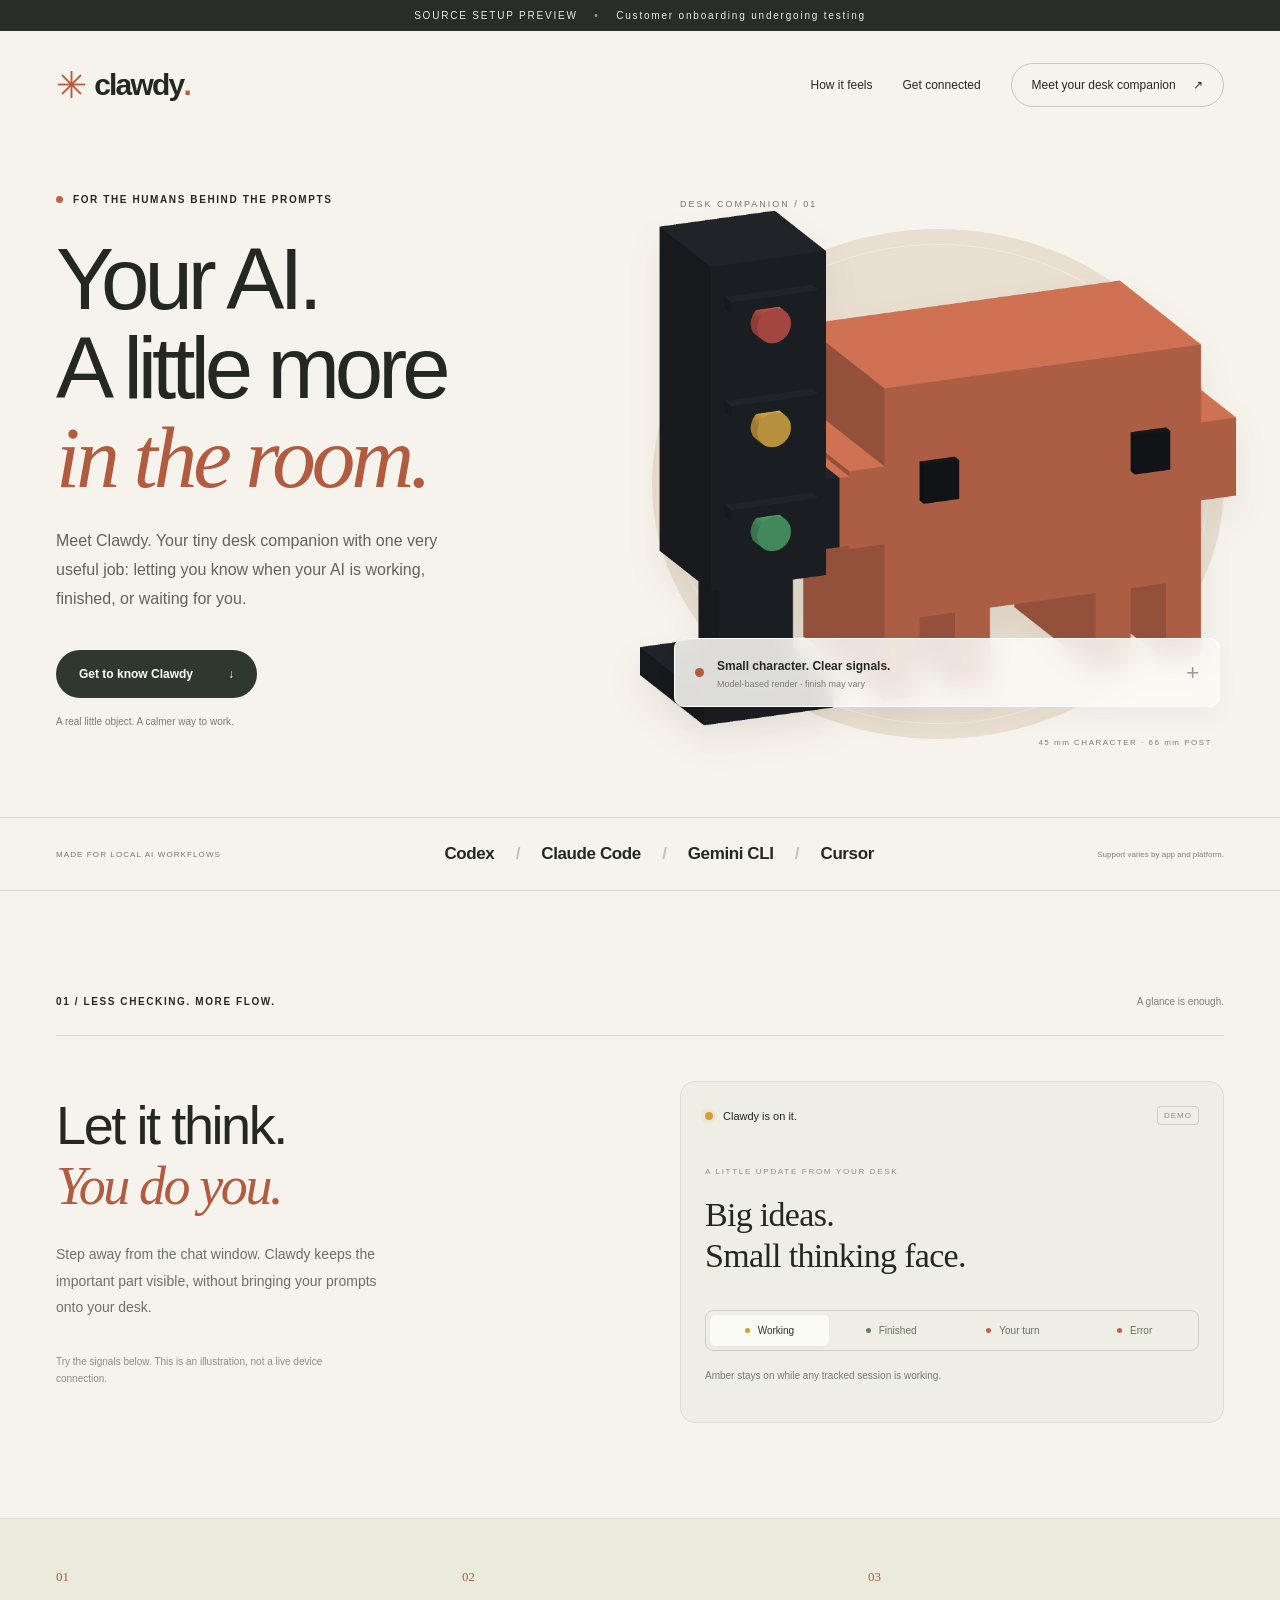
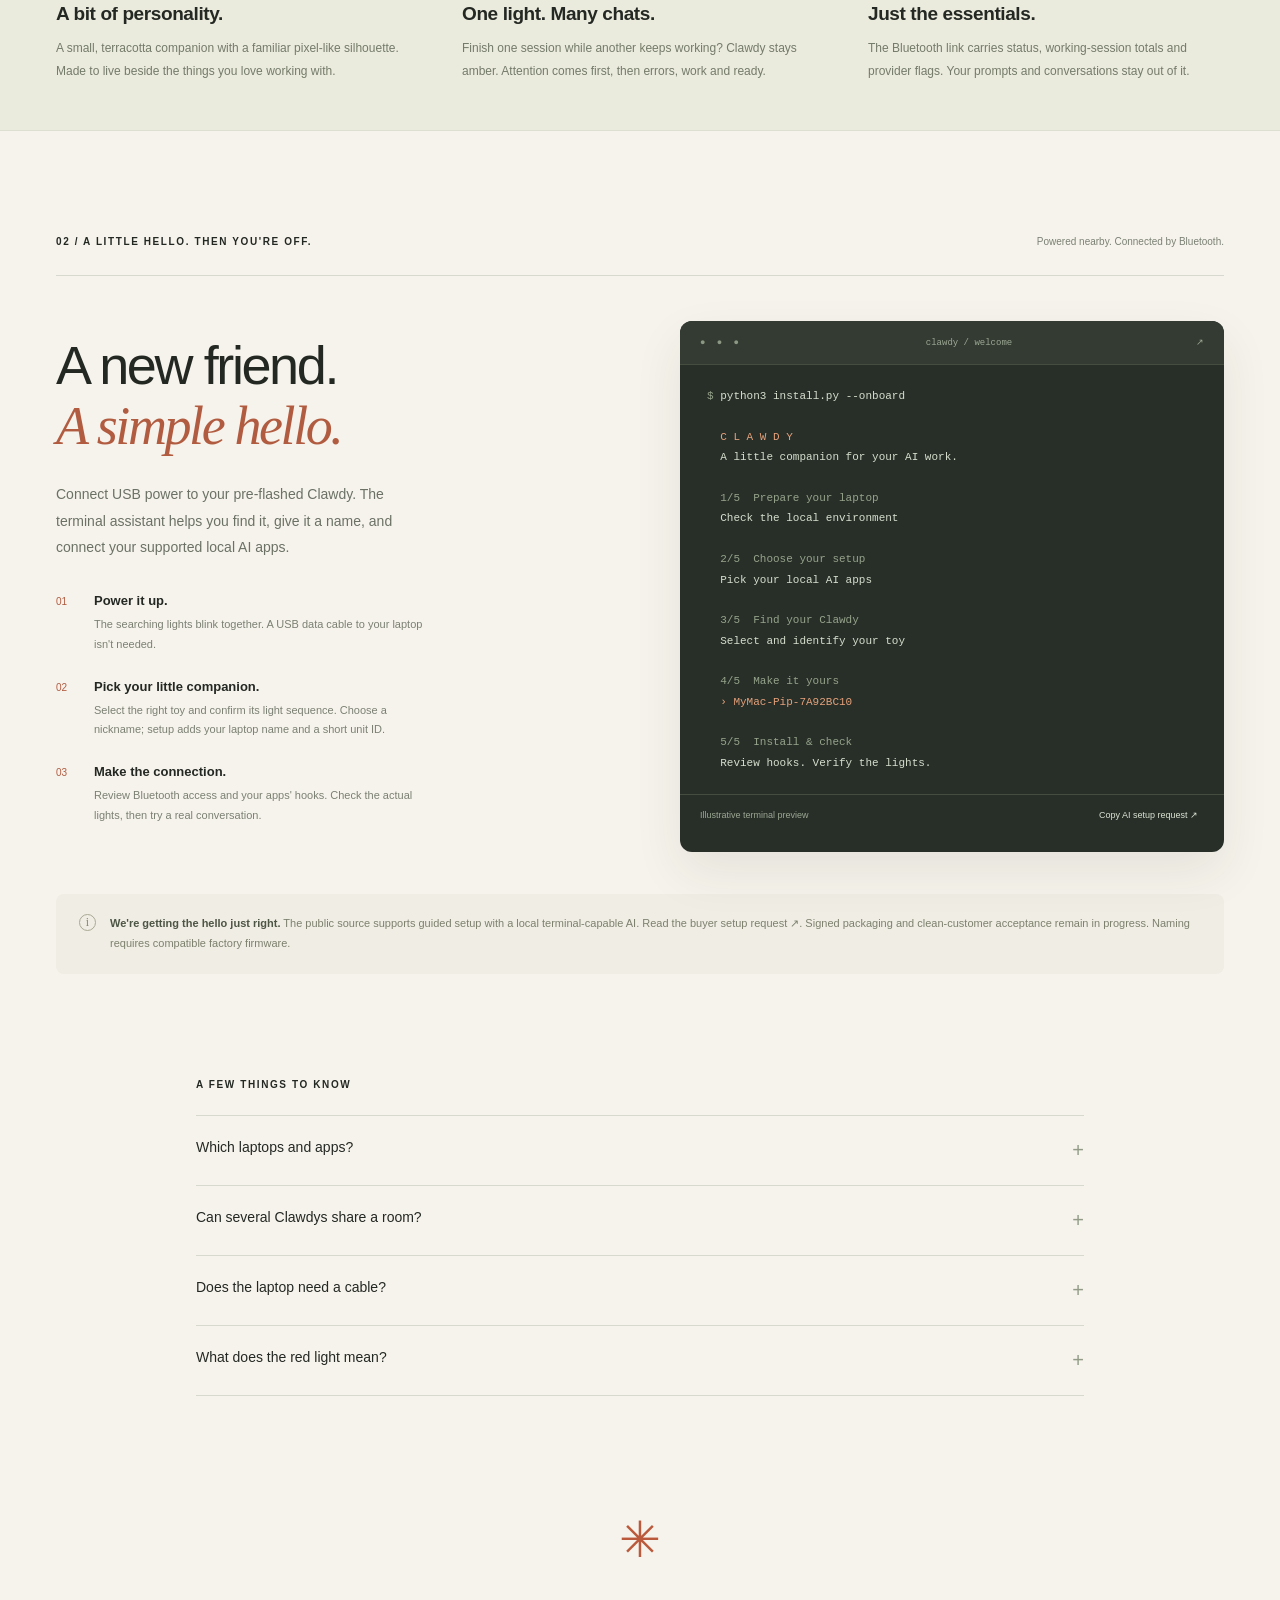
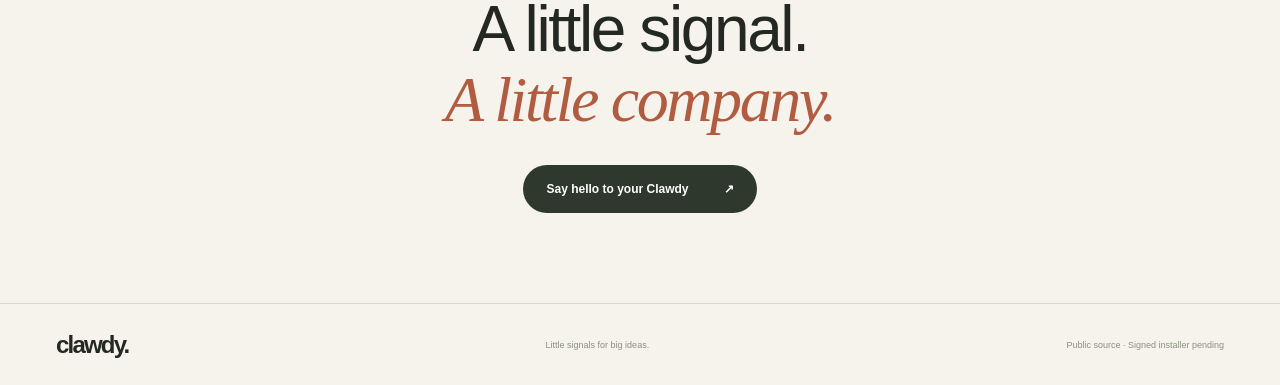
<file: site/index.html>
<!doctype html>
<html lang="en">
<head>
  <meta charset="utf-8"><meta name="viewport" content="width=device-width,initial-scale=1">
  <meta name="description" content="Clawdy. A little desk companion that makes your local AI's status visible.">
  <title>Clawdy — A little company for the work.</title>
  <link rel="stylesheet" href="style.css"><script src="app.js" defer></script>
</head>
<body>
  <div class="preview-banner">SOURCE SETUP PREVIEW <span>•</span> Customer onboarding undergoing testing</div>
  <header class="nav wrap"><a class="brand" href="#" aria-label="Clawdy home"><span class="brand-mark" aria-hidden="true">✳</span> clawdy<span class="brand-period">.</span></a><nav aria-label="Main navigation"><a href="#signals">How it feels</a><a href="#setup">Get connected</a><a class="nav-button" href="#setup">Meet your desk companion <span>↗</span></a></nav></header>
  <main>
    <section class="hero wrap">
      <div class="hero-copy"><p class="eyebrow"><span class="tiny-signal"></span> FOR THE HUMANS BEHIND THE PROMPTS</p><h1>Your AI.<br>A little more<br><em>in the room.</em></h1><p class="intro">Meet Clawdy. Your tiny desk companion with one very useful job: letting you know when your AI is working, finished, or waiting for you.</p><a class="button primary" href="#signals">Get to know Clawdy <span>↓</span></a><p class="hero-note">A real little object. A calmer way to work.</p></div>
      <div class="product-stage"><div class="stage-disc"></div><span class="stage-edition">DESK COMPANION / 01</span><img class="product" src="assets/clawdy-hero.png" alt="The actual Clawdy model: a terracotta figure with black eyes and four short legs beside its black three-light post." width="1400" height="1200" fetchpriority="high"><div class="product-label"><span class="label-dot"></span><div><strong>Small character. Clear signals.</strong><small>Model-based render · finish may vary</small></div><span class="label-plus" aria-hidden="true">+</span></div><span class="stage-dimension">45 mm CHARACTER · 66 mm POST</span></div>
    </section>
    <div class="provider-strip wrap"><span>MADE FOR LOCAL AI WORKFLOWS</span><div>Codex <i>/</i> Claude Code <i>/</i> Gemini CLI <i>/</i> Cursor</div><small>Support varies by app and platform.</small></div>
    <section id="signals" class="signals wrap">
      <div class="section-top"><p class="eyebrow">01 / LESS CHECKING. MORE FLOW.</p><span class="small-caption">A glance is enough.</span></div>
      <div class="signal-layout"><div><h2>Let it think.<br><em>You do you.</em></h2><p class="section-copy">Step away from the chat window. Clawdy keeps the important part visible, without bringing your prompts onto your desk.</p><p class="demo-caption">Try the signals below. This is an illustration, not a live device connection.</p></div><div class="signal-demo"><div class="demo-head"><span class="status-dot amber" id="demo-dot"></span><span id="demo-label" role="status" aria-live="polite">Clawdy is on it.</span><span class="demo-tag">DEMO</span></div><div class="demo-message"><span class="terminal-label">A LITTLE UPDATE FROM YOUR DESK</span><p id="demo-message">Big ideas.<br>Small thinking face.</p></div><div class="signal-tabs" role="group" aria-label="Preview Clawdy signals"><button data-state="working" aria-pressed="true"><span class="status-dot amber"></span>Working</button><button data-state="done" aria-pressed="false"><span class="status-dot green"></span>Finished</button><button data-state="input" aria-pressed="false"><span class="status-dot red"></span>Your turn</button><button data-state="error" aria-pressed="false"><span class="status-dot red"></span>Error</button></div><p class="demo-detail" id="demo-detail">Amber stays on while any tracked session is working.</p></div></div>
    </section>
    <section class="detail-band"><div class="wrap detail-grid"><article><span>01</span><h3>A bit of personality.</h3><p>A small, terracotta companion with a familiar pixel-like silhouette. Made to live beside the things you love working with.</p></article><article><span>02</span><h3>One light. Many chats.</h3><p>Finish one session while another keeps working? Clawdy stays amber. Attention comes first, then errors, work and ready.</p></article><article><span>03</span><h3>Just the essentials.</h3><p>The Bluetooth link carries status, working-session totals and provider flags. Your prompts and conversations stay out of it.</p></article></div></section>
    <section id="setup" class="setup wrap"><div class="section-top"><p class="eyebrow">02 / A LITTLE HELLO. THEN YOU'RE OFF.</p><span class="small-caption">Powered nearby. Connected by Bluetooth.</span></div><div class="setup-layout"><div><h2>A new friend.<br><em>A simple hello.</em></h2><p class="section-copy">Connect USB power to your pre-flashed Clawdy. The terminal assistant helps you find it, give it a name, and connect your supported local AI apps.</p><ol class="setup-steps"><li><strong>Power it up.</strong><span>The searching lights blink together. A USB data cable to your laptop isn't needed.</span></li><li><strong>Pick your little companion.</strong><span>Select the right toy and confirm its light sequence. Choose a nickname; setup adds your laptop name and a short unit ID.</span></li><li><strong>Make the connection.</strong><span>Review Bluetooth access and your apps' hooks. Check the actual lights, then try a real conversation.</span></li></ol></div><div class="terminal"><div class="terminal-title"><span class="window-dots" aria-hidden="true">● ● ●</span><span>clawdy / welcome</span><span>↗</span></div><pre aria-label="Illustration of the setup assistant"><span class="term-muted">$</span> python3 install.py --onboard

<span class="term-orange">  C L A W D Y</span>
  A little companion for your AI work.

<span class="term-muted">  1/5  Prepare your laptop</span>
  Check the local environment

<span class="term-muted">  2/5  Choose your setup</span>
  Pick your local AI apps

<span class="term-muted">  3/5  Find your Clawdy</span>
  Select and identify your toy

<span class="term-muted">  4/5  Make it yours</span>
  <span class="term-orange">› MyMac-Pip-7A92BC10</span>

<span class="term-muted">  5/5  Install &amp; check</span>
  Review hooks. Verify the lights.
</pre><div class="terminal-bottom"><span>Illustrative terminal preview</span><button id="copy-command" aria-label="Copy AI setup request">Copy AI setup request ↗</button></div><p id="copy-feedback" class="copy-feedback" role="status"></p></div></div><div class="release-note"><span class="note-mark">i</span><p><strong>We're getting the hello just right.</strong> The public source supports guided setup with a local terminal-capable AI. <a href="https://github.com/alfonsoforcen3/TrafficLights_Arduino#set-up-your-clawdy-with-your-ai">Read the buyer setup request ↗</a>. Signed packaging and clean-customer acceptance remain in progress. Naming requires compatible factory firmware.</p></div></section>
    <section class="questions wrap"><p class="eyebrow">A FEW THINGS TO KNOW</p><details><summary>Which laptops and apps?</summary><p>macOS with the nRF52840 prototype and local Codex has physical evidence. Windows and the new customer onboarding flow still need acceptance testing. Claude Code, Gemini CLI and Cursor adapters have software coverage; live acceptance remains pending. Linux/WSL and ordinary AI browser chats are unsupported.</p></details><details><summary>Can several Clawdys share a room?</summary><p>Yes, the setup design assigns distinct names and checks each toy's hardware identity. You select and physically identify your toy. Only one laptop should control a unit at a time; release the old laptop before moving it.</p></details><details><summary>Does the laptop need a cable?</summary><p>A shipped, pre-flashed toy needs power, not a USB data connection to the laptop. Its exact power supply and board profile must be approved for that unit. Factory firmware installation and recovery are separate steps.</p></details><details><summary>What does the red light mean?</summary><p>Blinking red means a supported request for input or permission needs you. Solid red means an explicit error was reported. Hook support and attention signals vary by local application.</p></details></section>
    <section class="closing wrap"><span class="brand-mark" aria-hidden="true">✳</span><h2>A little signal.<br><em>A little company.</em></h2><a class="button primary" href="#setup">Say hello to your Clawdy <span>↗</span></a></section>
  </main>
  <footer class="wrap"><a class="brand" href="#">clawdy.</a><span>Little signals for big ideas.</span><span>Public source · Signed installer pending</span></footer>
</body></html>
</file>
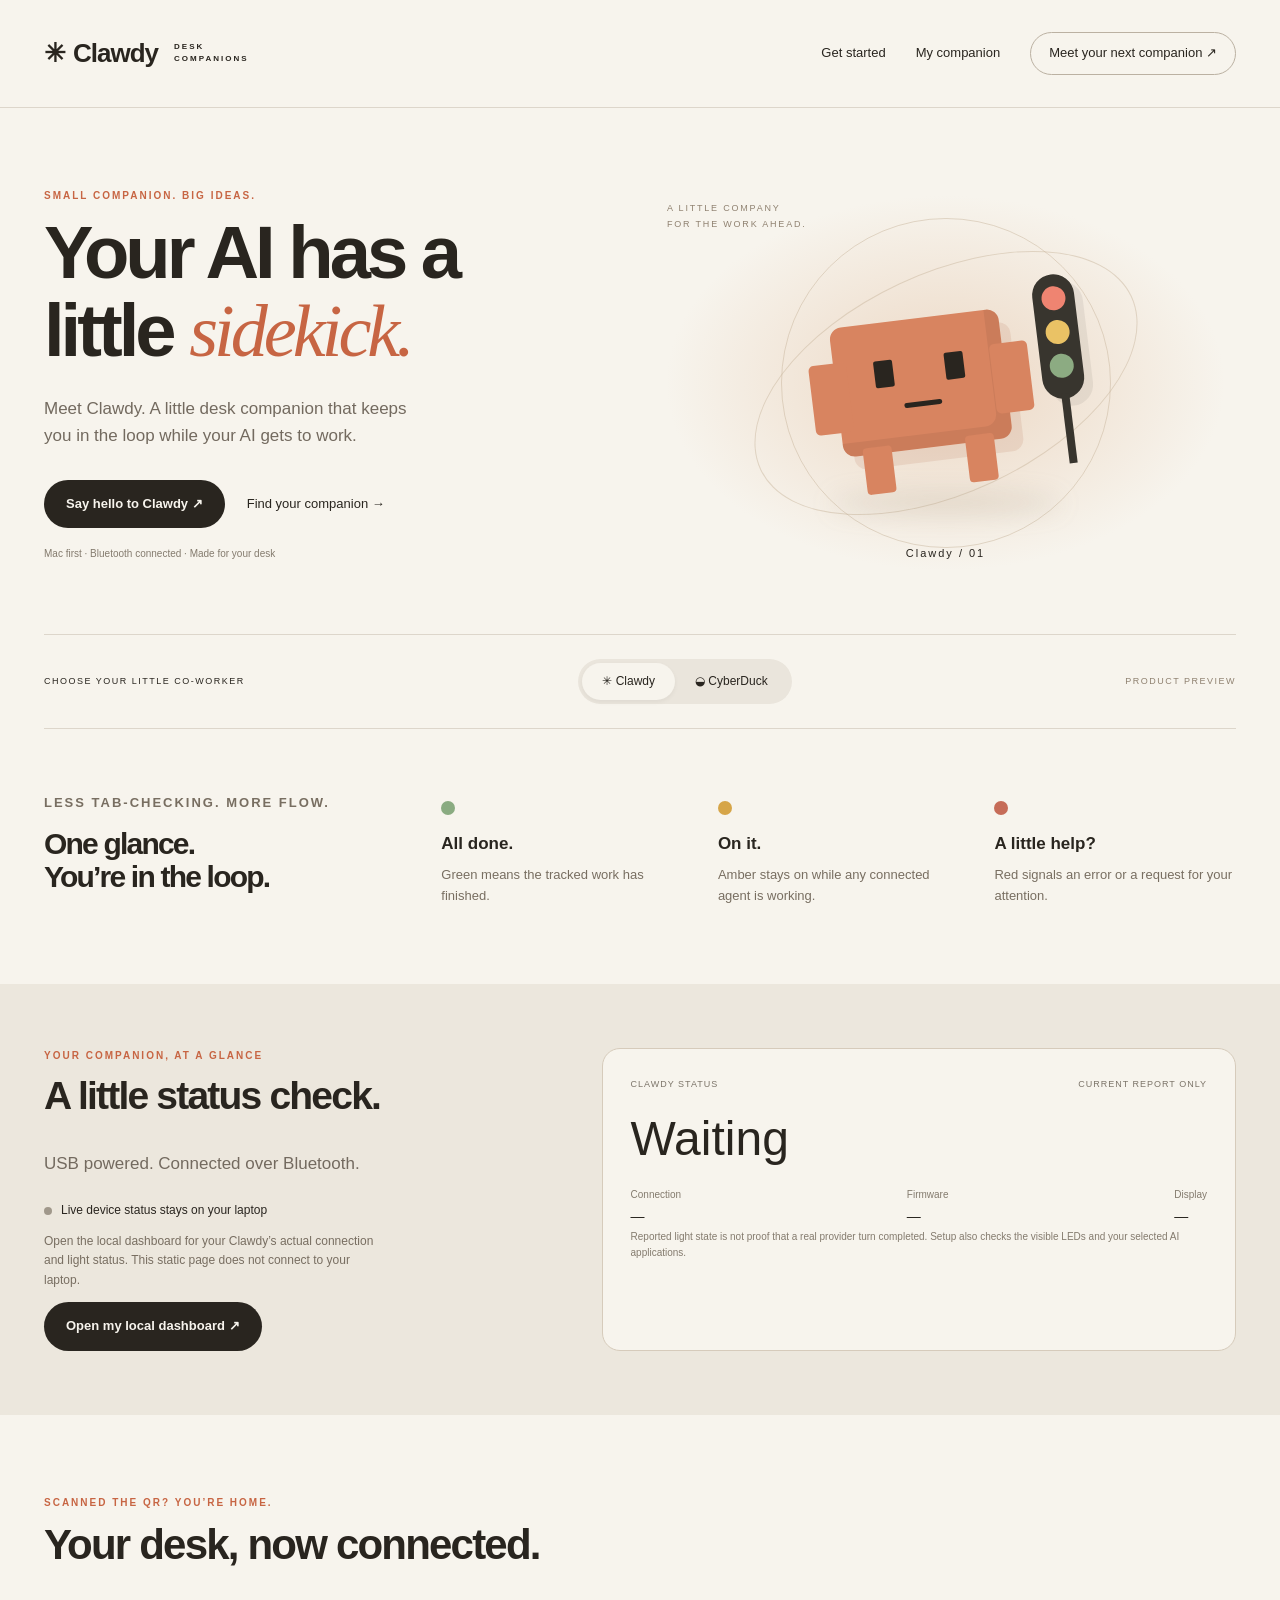
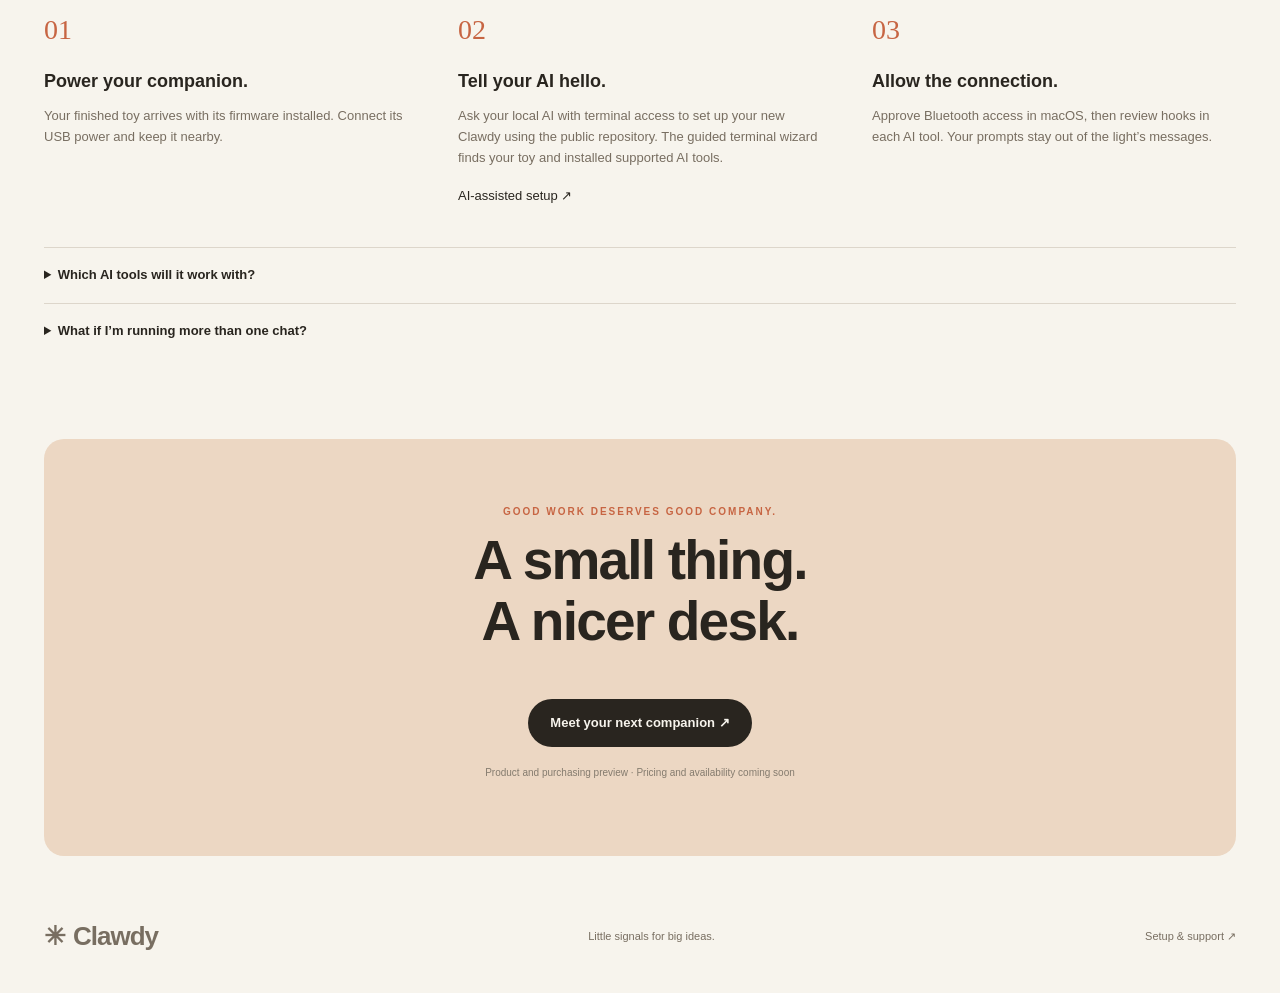
<file: web/index.html>
<!doctype html>
<html lang="en">
  <head>
    <meta charset="utf-8" />
    <meta name="viewport" content="width=device-width,initial-scale=1" />
    <meta
      name="description"
      content="Clawdy — a little desk companion for your AI's big ideas."
    />
    <title>Clawdy · A little signal. A little soul.</title>
    <link rel="stylesheet" href="style.css" />
    <script defer src="app.js"></script>
  </head>
  <body>
    <header>
      <a class="brand" href="#"
        >✳ <span data-name>Clawdy</span><small>DESK COMPANIONS</small></a
      >
      <nav aria-label="Main">
        <a href="#setup">Get started</a><a href="#status">My companion</a
        ><button class="shop preview">Meet your next companion ↗</button>
      </nav>
    </header>
    <main>
      <section class="hero">
        <div class="copy">
          <p class="eyebrow">SMALL COMPANION. BIG IDEAS.</p>
          <h1>Your AI has a<br />little <em>sidekick.</em></h1>
          <p class="intro">
            Meet <span data-name>Clawdy</span>. A little desk companion that
            keeps you in the loop while your AI gets to work.
          </p>
          <div class="actions">
            <a class="primary" href="#setup"
              >Say hello to <span data-name>Clawdy</span> ↗</a
            ><button class="text preview">Find your companion →</button>
          </div>
          <p class="micro">
            Mac first · Bluetooth connected · Made for your desk
          </p>
        </div>
        <div class="stage">
          <div class="orbit orbit-one"></div>
          <div class="orbit orbit-two"></div>
          <span class="stage-note"
            >A LITTLE COMPANY<br />FOR THE WORK AHEAD.</span
          >
          <div class="toy" role="img" aria-label="Illustration of Clawdy">
            <div class="antenna"></div>
            <div class="body">
              <i class="eye left"></i><i class="eye right"></i
              ><i class="smile"></i>
              <div class="bill"></div>
            </div>
            <div class="foot left"></div>
            <div class="foot right"></div>
            <div class="beacon"><i></i><i></i><i></i></div>
          </div>
          <div class="shadow"></div>
          <span class="toy-tag"><span data-name>Clawdy</span> / 01</span>
        </div>
      </section>
      <div class="switch-row">
        <span>CHOOSE YOUR LITTLE CO-WORKER</span>
        <div class="switch" role="group" aria-label="Companion">
          <button data-toy="clawdy" aria-pressed="true">✳ Clawdy</button
          ><button data-toy="duck" aria-pressed="false">◒ CyberDuck</button>
        </div>
        <span class="preview-label">PRODUCT PREVIEW</span>
      </div>
      <section class="signals">
        <div>
          <p class="eyebrow">LESS TAB-CHECKING. MORE FLOW.</p>
          <h2>One glance.<br />You’re in the loop.</h2>
        </div>
        <article>
          <b class="dot green"></b>
          <h3>All done.</h3>
          <p>Green means the tracked work has finished.</p>
        </article>
        <article>
          <b class="dot amber"></b>
          <h3>On it.</h3>
          <p>Amber stays on while any connected agent is working.</p>
        </article>
        <article>
          <b class="dot red"></b>
          <h3>A little help?</h3>
          <p>Red signals an error or a request for your attention.</p>
        </article>
      </section>
      <section id="status" class="device-status">
        <div>
          <p class="eyebrow">YOUR COMPANION, AT A GLANCE</p>
          <h2>A little status check.</h2>
          <p class="intro">USB powered. Connected over Bluetooth.</p>
          <div class="connection"><i id="connection-dot"></i><span id="connection">Checking local bridge…</span></div>
          <p id="status-note" class="note">Waiting for a current report from your Clawdy.</p>
          <a id="local-link" class="primary" href="http://127.0.0.1:8766/#status" hidden>Open my local dashboard ↗</a>
        </div>
        <div class="status-card">
          <div class="card-top"><span>CLAWDY STATUS</span><span id="sample-age">CURRENT REPORT ONLY</span></div>
          <div class="status-heading"><strong id="light-state">Waiting</strong></div>
          <div class="readings">
            <div><small>Connection</small><b id="transport">—</b></div>
            <div><small>Firmware</small><b id="firmware">—</b></div>
            <div><small>Display</small><b id="display-phase">—</b></div>
          </div>
          <p>Reported light state is not proof that a real provider turn completed. Setup also checks the visible LEDs and your selected AI applications.</p>
        </div>
      </section>
      <section id="setup" class="setup">
        <p class="eyebrow">SCANNED THE QR? YOU’RE HOME.</p>
        <h2>Your desk, now connected.</h2>
        <div class="steps">
          <article>
            <span>01</span>
            <h3>Power your companion.</h3>
            <p>
              Your finished toy arrives with its firmware installed. Connect its USB power and keep it nearby.
            </p>
          </article>
          <article>
            <span>02</span>
            <h3>Tell your AI hello.</h3>
            <p>
              Ask your local AI with terminal access to set up your new Clawdy using the public repository. The guided terminal wizard finds your toy and installed supported AI tools.
            </p>
            <a class="text" href="https://github.com/alfonsoforcen3/TrafficLights_Arduino#set-up-your-clawdy-with-your-ai">AI-assisted setup ↗</a>
          </article>
          <article>
            <span>03</span>
            <h3>Allow the connection.</h3>
            <p>
              Approve Bluetooth access in macOS, then review hooks in each AI
              tool. Your prompts stay out of the light’s messages.
            </p>
          </article>
        </div>
        <details>
          <summary>Which AI tools will it work with?</summary>
          <p>
            The prototype supports local Codex, Claude Code, Gemini CLI and
            Cursor hooks. Availability depends on each tool’s installed version
            and hook support. Ordinary browser chats are not tracked.
          </p>
        </details>
        <details>
          <summary>What if I’m running more than one chat?</summary>
          <p>
            The Mac combines tracked sessions: green waits until all work has
            finished. Attention takes priority over errors, errors over working,
            and working over done.
          </p>
        </details>

      </section>
      <section class="closing">
        <p class="eyebrow">GOOD WORK DESERVES GOOD COMPANY.</p>
        <h2>A small thing.<br />A nicer desk.</h2>
        <button class="primary preview">Meet your next companion ↗</button>
        <p class="micro">
          Product and purchasing preview · Pricing and availability coming soon
        </p>
      </section>
    </main>
    <footer>
      <span class="brand">✳ <span data-name>Clawdy</span></span
      ><span>Little signals for big ideas.</span
      ><a href="https://github.com/alfonsoforcen3/TrafficLights_Arduino"
        >Setup & support ↗</a
      >
    </footer>
    <dialog>
      <button id="close-dialog" aria-label="Close">×</button>
      <p class="eyebrow">A LITTLE MORE TIME.</p>
      <h2>Almost ready to say hello.</h2>
      <p>
        This is a product preview. Checkout and the signed Mac installer aren’t
        available yet. No payment or personal details are collected here.
      </p>
      <button id="dismiss" class="primary">Got it</button>
    </dialog>
  </body>
</html>
</file>
<file: site/style.css>
*{box-sizing:border-box}html{scroll-behavior:smooth;scroll-padding-top:28px}body{margin:0;background:#f6f3ec;color:#242823;font-family:"Avenir Next",Avenir,-apple-system,BlinkMacSystemFont,"Segoe UI",sans-serif;-webkit-font-smoothing:antialiased}a{color:inherit;text-decoration:none}button{font:inherit;cursor:pointer}button:focus-visible,a:focus-visible,summary:focus-visible{outline:3px solid #a9472c;outline-offset:5px}.wrap{max-width:1280px;margin:auto;padding:0 56px}.preview-banner{background:#292d27;color:#ececdf;text-align:center;font-size:10px;letter-spacing:1.8px;padding:10px 16px}.preview-banner span{color:#d88664;margin:0 12px}.nav{height:108px;display:flex;align-items:center;justify-content:space-between}.brand{font-size:30px;font-weight:750;letter-spacing:-1.8px;display:flex;align-items:center;gap:9px}.brand-mark{font-size:37px;color:#ba593b;font-weight:400}.brand-period{margin-left:-9px;color:#ba593b}nav{display:flex;align-items:center;gap:30px;font-size:12px}.nav-button{border:1px solid #c7c9be;border-radius:40px;padding:14px 20px}.nav-button span{margin-left:14px}.hero{display:grid;grid-template-columns:1fr 1fr;gap:24px;min-height:650px;padding-top:45px;padding-bottom:65px}.eyebrow{font-size:10px;letter-spacing:1.6px;font-weight:650;display:flex;gap:10px;align-items:center}.tiny-signal{height:7px;width:7px;display:inline-block;background:#bc6548;border-radius:50%}h1{font-size:clamp(60px,6.8vw,90px);font-weight:500;letter-spacing:-5px;line-height:1.02;margin:30px 0 25px}em{font-family:Georgia,"Times New Roman",serif;font-weight:400;color:#b15c41}h1 em{letter-spacing:-4px}.intro{max-width:390px;font-size:16px;line-height:1.8;color:#60645b}.button{display:inline-flex;align-items:center;gap:35px;border-radius:40px;padding:17px 23px;font-size:12px;font-weight:600}.primary{background:#2f382d;color:#fff}.primary:hover{background:#485341}.hero .button{margin-top:20px}.hero-note{font-size:10px;color:#7b7c71;margin-top:18px}.product-stage{position:relative;display:flex;align-items:center;justify-content:center;min-width:0}.stage-disc{width:100%;aspect-ratio:1;border-radius:50%;position:absolute;background:#e8dfd1;top:45px;max-height:510px}.stage-disc:after{content:"";position:absolute;inset:15px;border:1px solid #f6f3ec88;border-radius:50%}.product{position:relative;width:120%;height:auto;object-fit:contain;z-index:1;max-width:650px;filter:drop-shadow(0 18px 16px #43331e13)}.stage-edition{position:absolute;top:15px;left:28px;font-size:9px;letter-spacing:2px;z-index:2;color:#727669}.stage-dimension{position:absolute;right:12px;bottom:5px;letter-spacing:1.5px;font-size:8px;color:#7b7e73}.product-label{position:absolute;bottom:45px;left:22px;right:4px;padding:17px 20px;background:#fbfaf5de;backdrop-filter:blur(10px);border:1px solid #fff;border-radius:10px;display:flex;align-items:center;gap:13px;z-index:3;box-shadow:0 12px 25px #31281508}.product-label strong{font-size:12px;font-weight:600}.product-label small{display:block;font-size:9px;margin-top:5px;color:#7b7e72}.label-dot{width:9px;height:9px;border-radius:50%;background:#b45b3e}.label-plus{margin-left:auto;font-size:22px;color:#9b9d91}.provider-strip{border-top:1px solid #d7d8ce;border-bottom:1px solid #d7d8ce;display:flex;justify-content:space-between;align-items:center;padding-top:26px;padding-bottom:26px;gap:15px}.provider-strip>span{font-size:8px;letter-spacing:1.1px;color:#72786d}.provider-strip>div{font-size:17px;font-weight:550;letter-spacing:-.4px}.provider-strip i{font-style:normal;color:#c0c4b9;margin:0 17px}.provider-strip small{font-size:8px;color:#7b8175}.signals,.setup{padding-top:95px;padding-bottom:95px}.section-top{display:flex;justify-content:space-between;align-items:center;border-bottom:1px solid #d7d8ce;padding-bottom:18px;margin-bottom:45px}.small-caption{font-size:10px;color:#7a8074}h2{font-size:54px;line-height:1.1;font-weight:450;letter-spacing:-2.4px;margin:15px 0 25px}.section-copy{font-size:14px;line-height:1.9;max-width:340px;color:#6b7165}.signal-layout{display:grid;grid-template-columns:1fr 1fr;gap:80px}.demo-caption{font-size:10px;line-height:1.7;color:#8b8e82;max-width:310px;margin-top:32px}.signal-demo{background:#eeeee5;border:1px solid #dddfd2;border-radius:15px;padding:24px;align-self:center}.demo-head{display:flex;gap:10px;align-items:center;font-size:11px}.status-dot{display:inline-block;width:8px;height:8px;border-radius:50%;flex-shrink:0}.amber{background:#d39e39;box-shadow:0 0 0 4px #d39e3913}.green{background:#60815b;box-shadow:0 0 0 4px #60815b13}.red{background:#bc634a;box-shadow:0 0 0 4px #bc634a13}.blink{animation:blink 1.2s infinite}.demo-tag{font-size:8px;letter-spacing:1px;border:1px solid #cbd0c2;border-radius:4px;margin-left:auto;padding:4px 6px;color:#858b7c}.demo-message{padding:35px 0 28px}.terminal-label{font-size:8px;letter-spacing:1.7px;color:#8a927f}.demo-message p{font-family:Georgia,serif;font-size:34px;line-height:1.2;letter-spacing:-.7px;margin:17px 0 5px}.signal-tabs{display:flex;border:1px solid #cdd1c3;border-radius:8px;padding:4px;gap:3px}.signal-tabs button{border:0;background:transparent;color:#69735f;font-size:10px;border-radius:5px;padding:10px 9px;display:flex;align-items:center;justify-content:center;gap:8px;flex:1}.signal-tabs button[aria-pressed="true"]{background:#fbfbf6;color:#283324;box-shadow:0 2px 4px #00000008}.signal-tabs .status-dot{width:5px;height:5px;box-shadow:none}.demo-detail{font-size:10px;line-height:1.6;color:#757e6b;min-height:30px;margin:17px 0 0}.detail-band{background:#eaeadd;border-top:1px solid #dde0d1;border-bottom:1px solid #dde0d1}.detail-grid{display:grid;grid-template-columns:repeat(3,1fr);gap:50px;padding-top:48px;padding-bottom:48px}.detail-grid article>span{font-family:Georgia,serif;font-size:13px;color:#b15c41}.detail-grid h3{font-size:19px;letter-spacing:-.4px;font-weight:550;margin:18px 0 12px}.detail-grid p{font-size:12px;line-height:1.9;color:#747b69;margin:0}.setup-layout{display:grid;grid-template-columns:1fr 1fr;gap:80px}.setup-steps{list-style:none;counter-reset:steps;padding:0;margin:32px 0 0;max-width:370px}.setup-steps li{position:relative;padding-left:38px;margin-bottom:24px;counter-increment:steps}.setup-steps li:before{content:counter(steps,decimal-leading-zero);position:absolute;left:0;font-size:10px;color:#b15c41;top:3px}.setup-steps strong{display:block;font-size:13px;font-weight:600}.setup-steps li>span{display:block;font-size:11px;line-height:1.8;color:#7b8073;margin-top:7px}.terminal{align-self:center;border-radius:12px;background:#282f28;color:#d6dece;box-shadow:0 20px 50px #30332a15;overflow:hidden}.terminal-title{display:flex;justify-content:space-between;align-items:center;background:#343b32;border-bottom:1px solid #454d40;padding:16px 20px;font-size:9px;color:#9ca794;font-family:monospace}.window-dots{font-size:9px;letter-spacing:3px;color:#8d9884}.terminal pre{font:11px/1.85 ui-monospace,SFMono-Regular,Consolas,monospace;white-space:pre-wrap;padding:21px 27px;margin:0}.term-muted{color:#96a38b}.term-orange{color:#e4a17b}.terminal-bottom{display:flex;justify-content:space-between;padding:14px 20px;border-top:1px solid #454d40;font-size:9px;color:#9ca794;align-items:center}.terminal-bottom button{font-size:9px;color:#dbe2d3;border:0;background:none}.copy-feedback{font-size:10px;padding:0 20px;margin:0;min-height:17px;color:#e4a17b}.release-note{display:flex;align-items:flex-start;gap:14px;background:#efede4;border-radius:8px;padding:20px 23px;margin-top:42px}.note-mark{border:1px solid #aaa894;border-radius:50%;width:17px;height:17px;text-align:center;flex-shrink:0;font-family:Georgia;font-size:12px;color:#898971}.release-note p{font-size:11px;line-height:1.8;color:#7e806e;margin:0}.release-note strong{color:#4d5545;font-weight:600}.questions{padding-bottom:70px;max-width:1000px}.questions>.eyebrow{margin-bottom:25px}details{border-top:1px solid #d7d8ce}details:last-child{border-bottom:1px solid #d7d8ce}summary{padding:23px 0;cursor:pointer;font-size:14px;list-style:none;display:flex;justify-content:space-between}summary:after{content:"+";font-size:20px;font-weight:300;color:#929b87}details[open] summary:after{content:"−"}details>p{font-size:12px;line-height:1.9;color:#747d6b;max-width:650px;padding:0 30px 22px 0;margin:0}.closing{text-align:center;padding-top:45px;padding-bottom:90px}.closing .brand-mark{font-size:50px}.closing h2{font-size:64px;margin:25px 0 30px}footer{border-top:1px solid #d7d8ce;padding-top:27px!important;padding-bottom:27px!important;display:flex;align-items:center;justify-content:space-between;gap:20px}footer .brand{font-size:24px}footer>span{font-size:9px;color:#8a8f7f}@keyframes blink{50%{opacity:.25}}@media(min-width:1450px){.hero{min-height:700px}}@media(max-width:950px){.wrap{padding-left:30px;padding-right:30px}nav{gap:20px}.nav-button{display:none}.hero{gap:0;min-height:590px}.hero h1{font-size:66px}.hero .intro{font-size:14px}.product-label{left:0;bottom:65px}.provider-strip{flex-wrap:wrap}.provider-strip>div{font-size:15px}.provider-strip i{margin:0 9px}.signal-layout,.setup-layout{gap:35px}h2{font-size:44px}.signal-tabs button{font-size:9px;padding:10px 6px;gap:5px}.detail-grid{gap:25px}.terminal pre{font-size:10px;padding:20px}.stage-disc{top:100px}.stage-edition{top:55px;left:15px}}@media(max-width:650px){.wrap{padding-left:23px;padding-right:23px}.preview-banner{font-size:8px;letter-spacing:1px}.nav{height:85px}.brand{font-size:27px}nav{font-size:10px;gap:18px}.hero{grid-template-columns:1fr;padding-top:20px;padding-bottom:30px}.hero h1{font-size:66px;letter-spacing:-4px;line-height:1.04;margin-top:23px}.hero h1 em{letter-spacing:-3px}.intro{max-width:340px}.hero-copy{position:relative;z-index:2}.product-stage{min-height:410px;margin-top:20px}.stage-disc{width:95%;max-width:400px;top:15px}.product{width:112%;max-width:480px}.stage-edition{top:5px;left:5px;font-size:8px}.product-label{bottom:35px;left:5px;right:5px}.stage-dimension{bottom:8px}.provider-strip{display:block;text-align:center;padding-top:23px;padding-bottom:23px}.provider-strip>span{display:block;margin-bottom:16px}.provider-strip>div{font-size:14px}.provider-strip small{display:block;margin-top:12px}.signals,.setup{padding-top:55px;padding-bottom:55px}.small-caption{display:none}.section-top{margin-bottom:25px;padding-bottom:15px}.eyebrow{font-size:8px;letter-spacing:1.2px}.signal-layout,.setup-layout{grid-template-columns:1fr;gap:28px}h2{font-size:46px}.section-copy{max-width:100%}.demo-caption{margin-top:20px}.signal-demo{padding:20px}.demo-message p{font-size:33px}.detail-grid{grid-template-columns:1fr;gap:30px;padding-top:35px;padding-bottom:35px}.detail-grid article{position:relative;padding-left:35px}.detail-grid article>span{position:absolute;left:0;top:4px}.detail-grid h3{margin-top:0;font-size:18px}.terminal pre{font-size:11px;padding:23px}.setup-steps{max-width:none}.release-note{padding:18px;margin-top:28px}.questions{padding-bottom:35px}summary{font-size:13px}.closing{padding-top:25px;padding-bottom:60px}.closing h2{font-size:48px}footer{flex-wrap:wrap;padding-top:23px!important;padding-bottom:23px!important}footer>span:last-child{width:100%;font-size:8px}.button{padding:16px 21px}}@media(prefers-reduced-motion:reduce){html{scroll-behavior:auto}.blink{animation:none}}
</file>
<file: web/style.css>
:root {
  --paper: #f7f4ed;
  --ink: #29251f;
  --accent: #c76543;
  --soft: #ecd7c3;
  --toy: #d88460;
}
* {
  box-sizing: border-box;
}
html {
  scroll-behavior: smooth;
  scroll-padding-top: 32px;
}
body {
  margin: 0;
  background: var(--paper);
  color: var(--ink);
  font:
    16px/1.6 -apple-system,
    BlinkMacSystemFont,
    "Segoe UI",
    sans-serif;
}
button,
a {
  -webkit-tap-highlight-color: transparent;
}
a {
  color: inherit;
  text-decoration: none;
}
button {
  font: inherit;
  cursor: pointer;
  color: inherit;
}
button:focus-visible,
a:focus-visible,
summary:focus-visible {
  outline: 3px solid var(--accent);
  outline-offset: 5px;
}
header,
main,
footer {
  max-width: 1280px;
  margin: auto;
}
header {
  display: flex;
  justify-content: space-between;
  align-items: center;
  padding: 32px 44px;
  border-bottom: 1px solid #ddd6cb;
}
.brand {
  font-size: 26px;
  letter-spacing: -1px;
  font-weight: 800;
  display: flex;
  gap: 8px;
  align-items: center;
}
.brand small {
  font-size: 8px;
  letter-spacing: 2px;
  max-width: 70px;
  margin-left: 8px;
  line-height: 1.5;
}
nav {
  display: flex;
  gap: 30px;
  align-items: center;
  font-size: 13px;
}
nav button {
  border: 1px solid #bbb1a2;
  border-radius: 30px;
  background: transparent;
  padding: 10px 18px;
}
.hero {
  display: grid;
  grid-template-columns: 1fr 1fr;
  padding: 80px 44px 56px;
  gap: 30px;
}
.eyebrow {
  font-size: 10px;
  font-weight: 750;
  letter-spacing: 2px;
  color: var(--accent);
}
h1,
h2,
h3,
p {
  margin-top: 0;
}
h1 {
  font-size: clamp(48px, 5.8vw, 78px);
  line-height: 1.06;
  letter-spacing: -4px;
  margin-bottom: 24px;
  font-weight: 650;
}
h1 em {
  font-family: Georgia, serif;
  font-weight: 400;
  color: var(--accent);
}
h2 {
  font-size: 42px;
  line-height: 1.12;
  letter-spacing: -1.8px;
  font-weight: 600;
}
.intro {
  font-size: 17px;
  max-width: 390px;
  color: #736a5f;
}
.actions {
  display: flex;
  align-items: center;
  gap: 22px;
  margin-top: 30px;
}
.primary {
  display: inline-block;
  border: 0;
  background: var(--ink);
  color: var(--paper);
  padding: 14px 22px;
  border-radius: 30px;
  font-size: 13px;
  font-weight: 600;
}
.text {
  background: none;
  border: 0;
  padding: 8px 0;
  font-size: 13px;
}
.micro {
  font-size: 10px;
  color: #847b6e;
  margin-top: 18px;
}
.stage {
  position: relative;
  min-height: 390px;
  background: radial-gradient(ellipse, var(--soft), transparent 68%);
  display: grid;
  place-items: center;
  overflow: hidden;
}
.stage-note {
  position: absolute;
  left: 12px;
  top: 12px;
  font-size: 9px;
  letter-spacing: 1.8px;
  color: #8f8170;
  line-height: 1.8;
}
.orbit {
  position: absolute;
  border: 1px solid #c5b29977;
  border-radius: 50%;
  width: 330px;
  height: 330px;
}
.orbit-two {
  width: 410px;
  height: 220px;
  transform: rotate(-25deg);
}
.toy {
  position: relative;
  width: 240px;
  height: 220px;
  transform: rotate(-7deg);
  z-index: 1;
}
.body {
  position: absolute;
  top: 42px;
  left: 10px;
  width: 170px;
  height: 130px;
  border-radius: 12px;
  background: var(--toy);
  box-shadow:
    inset -14px -14px 0 #00000010,
    10px 14px 0 #aa573920;
}
.body:before,
.body:after {
  content: "";
  position: absolute;
  width: 38px;
  height: 70px;
  background: var(--toy);
  top: 35px;
  border-radius: 5px;
}
.body:before {
  left: -25px;
}
.body:after {
  right: -25px;
}
.eye {
  position: absolute;
  width: 19px;
  height: 27px;
  background: #29251f;
  top: 38px;
  border-radius: 2px;
}
.eye.left {
  left: 40px;
}
.eye.right {
  right: 40px;
}
.smile {
  position: absolute;
  top: 83px;
  left: 66px;
  width: 38px;
  height: 5px;
  background: #29251f;
  border-radius: 3px;
}
.foot {
  position: absolute;
  bottom: 8px;
  width: 29px;
  height: 47px;
  background: var(--toy);
  border-radius: 4px;
}
.foot.left {
  left: 29px;
}
.foot.right {
  left: 132px;
}
.beacon {
  position: absolute;
  right: -18px;
  top: 15px;
  background: #38352e;
  width: 42px;
  height: 125px;
  border-radius: 21px;
  padding: 12px 9px;
  box-shadow: 8px 8px 0 #00000010;
}
.beacon:after {
  content: "";
  position: absolute;
  top: 120px;
  left: 17px;
  width: 8px;
  height: 70px;
  background: #38352e;
}
.beacon i {
  display: block;
  width: 24px;
  height: 24px;
  border-radius: 50%;
  margin-bottom: 10px;
  background: #ef8471;
}
.beacon i:nth-child(2) {
  background: #eac265;
}
.beacon i:nth-child(3) {
  background: #8cab82;
}
.shadow {
  position: absolute;
  bottom: 65px;
  width: 230px;
  height: 20px;
  background: #98857133;
  filter: blur(12px);
  border-radius: 50%;
}
.toy-tag {
  position: absolute;
  bottom: 15px;
  font-size: 11px;
  letter-spacing: 2px;
}
.switch-row {
  margin: 0 44px;
  padding: 24px 0;
  border-block: 1px solid #ddd6cb;
  display: flex;
  justify-content: space-between;
  align-items: center;
  font-size: 9px;
  letter-spacing: 1.5px;
}
.switch {
  display: flex;
  background: #eae5dc;
  border-radius: 30px;
  padding: 4px;
}
.switch button {
  padding: 9px 20px;
  border: 0;
  background: transparent;
  border-radius: 25px;
  font-size: 12px;
}
.switch button[aria-pressed="true"] {
  background: var(--paper);
  box-shadow: 0 2px 5px #0000000d;
}
.preview-label {
  color: #8f8170;
}
.signals {
  padding: 64px 44px;
  display: grid;
  grid-template-columns: 1.5fr 1fr 1fr 1fr;
  gap: 35px;
}
.signals h2 {
  font-size: 30px;
}
.signals h3 {
  font-size: 17px;
  margin: 15px 0 8px;
}
.signals p,
.steps p {
  font-size: 13px;
  color: #786e61;
}
.dot {
  display: block;
  width: 14px;
  height: 14px;
  border-radius: 50%;
  margin: 8px 0;
}
.green {
  background: #8aab81;
}
.amber {
  background: #d6a548;
}
.red {
  background: #c66c58;
}
.device-status {
  padding: 64px 44px;
  background: #ece7dd;
  display: grid;
  grid-template-columns: 1fr 1.25fr;
  gap: 50px;
}
.device-status h2 {
  font-size: 39px;
}
.connection {
  display: flex;
  align-items: center;
  gap: 9px;
  font-size: 12px;
  margin: 24px 0 12px;
}
.connection i {
  width: 8px;
  height: 8px;
  border-radius: 50%;
  background: #a0988b;
}
.connection i.online {
  background: #649361;
}
.note {
  font-size: 12px;
  max-width: 330px;
  color: #786e61;
}
.status-card {
  background: var(--paper);
  padding: 28px;
  border: 1px solid #d6cbbb;
  border-radius: 18px;
}
.card-top {
  display: flex;
  justify-content: space-between;
  font-size: 9px;
  letter-spacing: 1px;
  color: #7c7469;
}
.status-heading {
  display: flex;
  align-items: baseline;
  gap: 14px;
  margin: 24px 0 8px;
}
.status-heading strong {
  font-size: clamp(25px, 4vw, 48px);
  font-weight: 500;
  line-height: 1;
}
.status-heading span {
  font-size: 11px;
  color: #847b6e;
}
.readings {
  display: flex;
  justify-content: space-between;
  gap: 10px;
  margin-top: 24px;
}
.readings small {
  display: block;
  font-size: 10px;
  color: #847b6e;
}
.readings > div { min-width: 0; }
.readings b {
  overflow-wrap: anywhere;
  font-size: 14px;
  font-weight: 500;
}
.status-card p {
  font-size: 10px;
  color: #847b6e;
  margin-bottom: 0;
}
.setup {
  padding: 80px 44px;
}
.steps {
  display: grid;
  grid-template-columns: repeat(3, 1fr);
  gap: 50px;
  margin: 40px 0;
}
.steps article > span {
  font-family: Georgia, serif;
  color: var(--accent);
  font-size: 28px;
}
.steps h3 {
  font-size: 18px;
  margin: 15px 0 10px;
}
details {
  padding: 17px 0;
  border-top: 1px solid #ddd6cb;
  font-size: 13px;
}
summary {
  cursor: pointer;
  font-weight: 600;
}
details p {
  margin: 12px 0;
  color: #786e61;
  max-width: 800px;
}
.closing {
  text-align: center;
  padding: 65px 24px;
  background: var(--soft);
  border-radius: 20px;
  margin: 0 44px 60px;
}
.closing h2 {
  font-size: 55px;
}
footer {
  display: flex;
  align-items: center;
  justify-content: space-between;
  padding: 0 44px 35px;
  font-size: 11px;
  color: #786e61;
}
dialog {
  border: 1px solid #d6cbbb;
  border-radius: 20px;
  padding: 42px;
  max-width: 480px;
  background: var(--paper);
  color: var(--ink);
}
dialog::backdrop {
  background: #29251f88;
}
dialog h2 {
  font-size: 32px;
}
dialog p {
  font-size: 14px;
}
#close-dialog {
  position: absolute;
  right: 15px;
  top: 10px;
  border: 0;
  background: none;
  font-size: 28px;
}
[hidden] {
  display: none !important;
}
body.duck {
  --accent: #3b7270;
  --soft: #d9e5dc;
  --toy: #e1b64e;
}
body.duck .body {
  border-radius: 60px 60px 35px 35px;
  width: 150px;
  left: 20px;
}
body.duck .body:before,
body.duck .body:after {
  width: 30px;
  height: 50px;
  top: 62px;
  border-radius: 50%;
}
body.duck .bill {
  position: absolute;
  background: #d98042;
  width: 65px;
  height: 24px;
  border-radius: 12px;
  top: 75px;
  left: 42px;
}
body.duck .smile {
  display: none;
}
body.duck .foot {
  background: #d98042;
}
body.duck .antenna {
  position: absolute;
  top: 26px;
  left: 80px;
  height: 25px;
  width: 16px;
  background: var(--toy);
  transform: rotate(-15deg);
  border-radius: 8px;
}
@media (max-width: 800px) {
  header {
    padding: 22px;
  }
  nav {
    gap: 16px;
  }
  nav .shop {
    display: none;
  }
  .hero {
    padding: 48px 24px 28px;
    grid-template-columns: 1fr;
  }
  .stage {
    min-height: 340px;
  }
  .copy {
    max-width: 500px;
  }
  h1 {
    letter-spacing: -2px;
  }
  .switch-row {
    margin: 0 24px;
    flex-wrap: wrap;
    gap: 18px;
  }
  .switch-row > span:first-child {
    width: 100%;
  }
  .signals {
    padding: 40px 24px;
    grid-template-columns: repeat(3, 1fr);
    gap: 20px;
  }
  .signals > div {
    grid-column: 1/-1;
  }
  .signals p {
    font-size: 11px;
  }
  .device-status {
    padding: 40px 24px;
    grid-template-columns: 1fr;
    gap: 25px;
  }
  .setup {
    padding: 50px 24px;
  }
  .steps {
    grid-template-columns: 1fr;
    gap: 20px;
    margin: 24px 0;
  }
  .closing {
    margin: 0 24px 35px;
  }
  .closing h2 {
    font-size: 42px;
  }
  footer {
    padding: 0 24px 25px;
    flex-wrap: wrap;
    gap: 12px;
  }
  .actions {
    gap: 16px;
  }
  .status-card {
    padding: 22px;
  }
  .brand small {
    display: none;
  }
}
@media (prefers-reduced-motion: reduce) {
  html {
    scroll-behavior: auto;
  }
  * {
    transition: none !important;
  }
}
</file>
